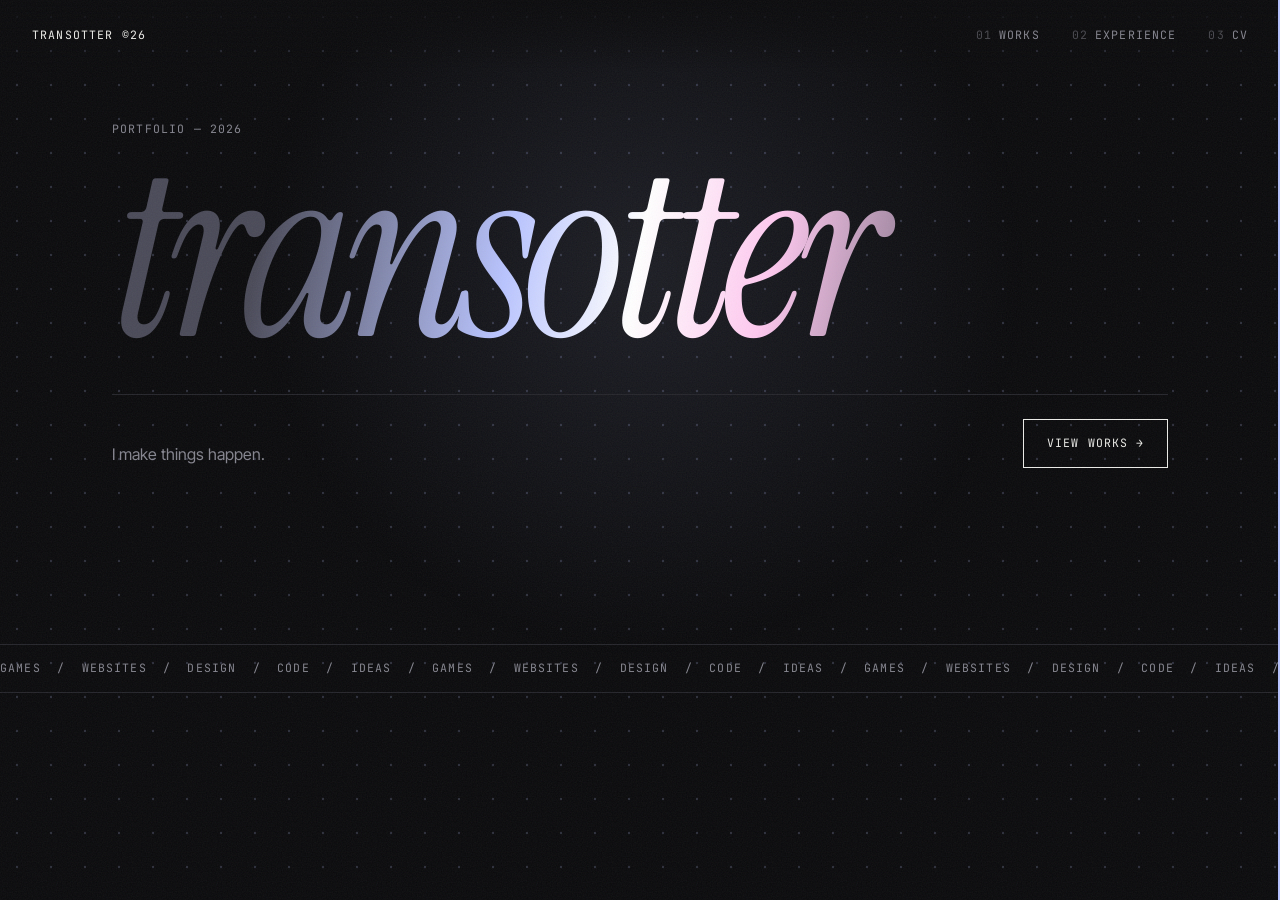
<file: index.html>
<!DOCTYPE html>
<html lang="en">
<head>
<meta charset="utf-8">
<meta name="viewport" content="width=device-width, initial-scale=1">
<title>transotter portfolio</title>
<link rel="preconnect" href="https://fonts.googleapis.com">
<link rel="preconnect" href="https://fonts.gstatic.com" crossorigin>
<link href="https://fonts.googleapis.com/css2?family=Instrument+Serif:ital@0;1&family=Inter+Tight:wght@400;500&family=JetBrains+Mono:wght@400;500&display=swap" rel="stylesheet">
<script>try{if(sessionStorage.getItem("wipe"))document.documentElement.className="wi"}catch(e){}</script>
<link rel="stylesheet" href="style.css">
</head>
<body>
<div class="spot" aria-hidden="true"></div>
<div id="wipe" aria-hidden="true"></div>
<header class="top">
  <a class="brand" href="index.html">transotter &copy;26</a>
  <nav aria-label="Main">
    <a href="works.html" data-n="01">Works</a>
    <a href="experience.html" data-n="02">Experience</a>
    <a href="cv.html" data-n="03">CV</a>
  </nav>
</header>
<main class="wrap">
  <section class="hero">
    <p class="meta">Portfolio &mdash; 2026</p>
    <h1 class="mark">transotter</h1>
    <div class="foot">
      <p>I make things happen.</p>
      <a class="cta" href="works.html">View works &rarr;</a>
    </div>
  </section>
</main>
<div class="tick" aria-hidden="true"><div>Games &nbsp;/&nbsp; Websites &nbsp;/&nbsp; Design &nbsp;/&nbsp; Code &nbsp;/&nbsp; Ideas &nbsp;/&nbsp; Games &nbsp;/&nbsp; Websites &nbsp;/&nbsp; Design &nbsp;/&nbsp; Code &nbsp;/&nbsp; Ideas &nbsp;/&nbsp; Games &nbsp;/&nbsp; Websites &nbsp;/&nbsp; Design &nbsp;/&nbsp; Code &nbsp;/&nbsp; Ideas &nbsp;/&nbsp; Games &nbsp;/&nbsp; Websites &nbsp;/&nbsp; Design &nbsp;/&nbsp; Code &nbsp;/&nbsp; Ideas &nbsp;/&nbsp; Games &nbsp;/&nbsp; Websites &nbsp;/&nbsp; Design &nbsp;/&nbsp; Code &nbsp;/&nbsp; Ideas &nbsp;/&nbsp; Games &nbsp;/&nbsp; Websites &nbsp;/&nbsp; Design &nbsp;/&nbsp; Code &nbsp;/&nbsp; Ideas &nbsp;/&nbsp; Games &nbsp;/&nbsp; Websites &nbsp;/&nbsp; Design &nbsp;/&nbsp; Code &nbsp;/&nbsp; Ideas &nbsp;/&nbsp; Games &nbsp;/&nbsp; Websites &nbsp;/&nbsp; Design &nbsp;/&nbsp; Code &nbsp;/&nbsp; Ideas &nbsp;/&nbsp; Games &nbsp;/&nbsp; Websites &nbsp;/&nbsp; Design &nbsp;/&nbsp; Code &nbsp;/&nbsp; Ideas &nbsp;/&nbsp; Games &nbsp;/&nbsp; Websites &nbsp;/&nbsp; Design &nbsp;/&nbsp; Code &nbsp;/&nbsp; Ideas &nbsp;/&nbsp; Games &nbsp;/&nbsp; Websites &nbsp;/&nbsp; Design &nbsp;/&nbsp; Code &nbsp;/&nbsp; Ideas &nbsp;/&nbsp; Games &nbsp;/&nbsp; Websites &nbsp;/&nbsp; Design &nbsp;/&nbsp; Code &nbsp;/&nbsp; Ideas &nbsp;/&nbsp; Games &nbsp;/&nbsp; Websites &nbsp;/&nbsp; Design &nbsp;/&nbsp; Code &nbsp;/&nbsp; Ideas &nbsp;/&nbsp; Games &nbsp;/&nbsp; Websites &nbsp;/&nbsp; Design &nbsp;/&nbsp; Code &nbsp;/&nbsp; Ideas &nbsp;/&nbsp; Games &nbsp;/&nbsp; Websites &nbsp;/&nbsp; Design &nbsp;/&nbsp; Code &nbsp;/&nbsp; Ideas &nbsp;/&nbsp; Games &nbsp;/&nbsp; Websites &nbsp;/&nbsp; Design &nbsp;/&nbsp; Code &nbsp;/&nbsp; Ideas &nbsp;/&nbsp; Games &nbsp;/&nbsp; Websites &nbsp;/&nbsp; Design &nbsp;/&nbsp; Code &nbsp;/&nbsp; Ideas &nbsp;/&nbsp; Games &nbsp;/&nbsp; Websites &nbsp;/&nbsp; Design &nbsp;/&nbsp; Code &nbsp;/&nbsp; Ideas &nbsp;/&nbsp; Games &nbsp;/&nbsp; Websites &nbsp;/&nbsp; Design &nbsp;/&nbsp; Code &nbsp;/&nbsp; Ideas &nbsp;/&nbsp; Games &nbsp;/&nbsp; Websites &nbsp;/&nbsp; Design &nbsp;/&nbsp; Code &nbsp;/&nbsp; Ideas &nbsp;/&nbsp; Games &nbsp;/&nbsp; Websites &nbsp;/&nbsp; Design &nbsp;/&nbsp; Code &nbsp;/&nbsp; Ideas &nbsp;/&nbsp; Games &nbsp;/&nbsp; Websites &nbsp;/&nbsp; Design &nbsp;/&nbsp; Code &nbsp;/&nbsp; Ideas &nbsp;/&nbsp; Games &nbsp;/&nbsp; Websites &nbsp;/&nbsp; Design &nbsp;/&nbsp; Code &nbsp;/&nbsp; Ideas &nbsp;/&nbsp; Games &nbsp;/&nbsp; Websites &nbsp;/&nbsp; Design &nbsp;/&nbsp; Code &nbsp;/&nbsp; Ideas &nbsp;/&nbsp; </div></div>
<div style="height:6rem"></div>
<script src="script.js"></script>
</body>
</html>
</file>
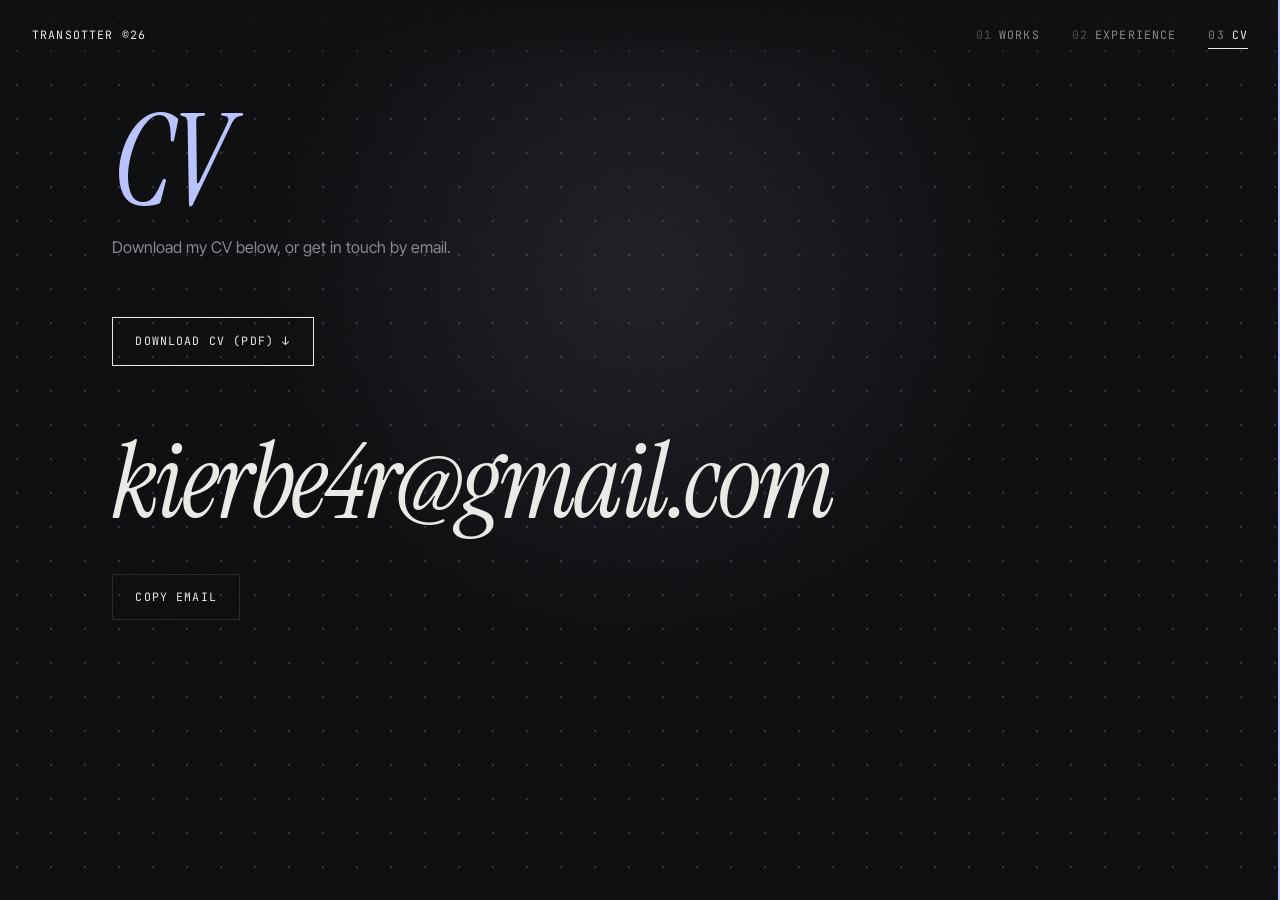
<file: cv.html>
<!DOCTYPE html>
<html lang="en">
<head>
<meta charset="utf-8">
<meta name="viewport" content="width=device-width, initial-scale=1">
<title>transotter cv</title>
<link rel="preconnect" href="https://fonts.googleapis.com">
<link rel="preconnect" href="https://fonts.gstatic.com" crossorigin>
<link href="https://fonts.googleapis.com/css2?family=Instrument+Serif:ital@0;1&family=Inter+Tight:wght@400;500&family=JetBrains+Mono:wght@400;500&display=swap" rel="stylesheet">
<script>try{if(sessionStorage.getItem("wipe"))document.documentElement.className="wi"}catch(e){}</script>
<link rel="stylesheet" href="style.css">
</head>
<body>
<div class="spot" aria-hidden="true"></div>
<div id="wipe" aria-hidden="true"></div>
<header class="top">
  <a class="brand" href="index.html">transotter &copy;26</a>
  <nav aria-label="Main">
    <a href="works.html" data-n="01">Works</a>
    <a href="experience.html" data-n="02">Experience</a>
    <a href="cv.html" data-n="03" aria-current="page">CV</a>
  </nav>
</header>
<main class="wrap">
  <h1 class="title"><em>CV</em></h1>
  <p class="sub">Download my CV below, or get in touch by email.</p>
  <div class="acts">
    <a class="cta" href="cv.pdf" download="Kieran_McKinstry_CV.pdf">Download CV (PDF) &darr;</a>
  </div>
  <a class="big" id="mail" href="mailto:kierbe4r@gmail.com">kierbe4r@gmail.com</a><br>
  <button class="btn" id="copy">Copy email</button>
</main>
<script src="script.js"></script>
</body>
</html>
</file>
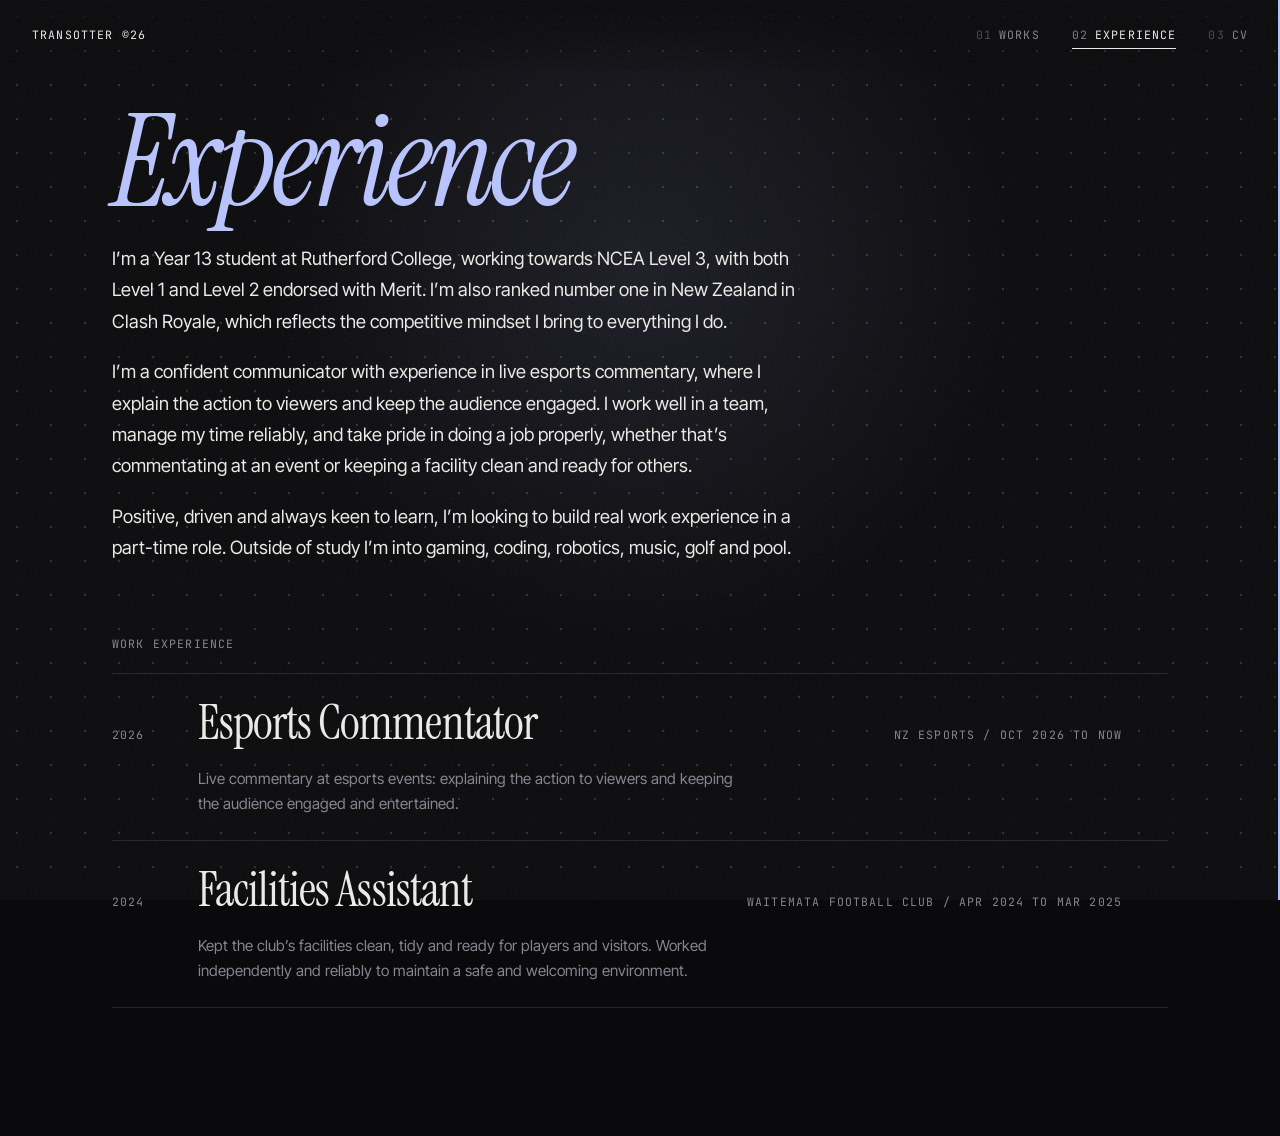
<file: experience.html>
<!DOCTYPE html>
<html lang="en">
<head>
<meta charset="utf-8">
<meta name="viewport" content="width=device-width, initial-scale=1">
<title>transotter experience</title>
<link rel="preconnect" href="https://fonts.googleapis.com">
<link rel="preconnect" href="https://fonts.gstatic.com" crossorigin>
<link href="https://fonts.googleapis.com/css2?family=Instrument+Serif:ital@0;1&family=Inter+Tight:wght@400;500&family=JetBrains+Mono:wght@400;500&display=swap" rel="stylesheet">
<script>try{if(sessionStorage.getItem("wipe"))document.documentElement.className="wi"}catch(e){}</script>
<link rel="stylesheet" href="style.css">
</head>
<body>
<div class="spot" aria-hidden="true"></div>
<div id="wipe" aria-hidden="true"></div>
<header class="top">
  <a class="brand" href="index.html">transotter &copy;26</a>
  <nav aria-label="Main">
    <a href="works.html" data-n="01">Works</a>
    <a href="experience.html" data-n="02" aria-current="page">Experience</a>
    <a href="cv.html" data-n="03">CV</a>
  </nav>
</header>
<main class="wrap">
  <h1 class="title"><em>Experience</em></h1>
  <div class="intro">
    <p>I’m a Year 13 student at Rutherford College, working towards NCEA Level 3, with both Level 1 and Level 2 endorsed with Merit. I’m also ranked number one in New Zealand in Clash Royale, which reflects the competitive mindset I bring to everything I do.</p>
    <p>I’m a confident communicator with experience in live esports commentary, where I explain the action to viewers and keep the audience engaged. I work well in a team, manage my time reliably, and take pride in doing a job properly, whether that’s commentating at an event or keeping a facility clean and ready for others.</p>
    <p>Positive, driven and always keen to learn, I’m looking to build real work experience in a part-time role. Outside of study I’m into gaming, coding, robotics, music, golf and pool.</p>
  </div>
  <p class="lbl">Work experience</p>
  <div class="rows">
    <div class="row rv"><span class="n">2026</span><h3>Esports Commentator</h3><span class="m">NZ Esports / Oct 2026 to now</span><span class="go"></span><p>Live commentary at esports events: explaining the action to viewers and keeping the audience engaged and entertained.</p></div>
    <div class="row rv"><span class="n">2024</span><h3>Facilities Assistant</h3><span class="m">Waitemata Football Club / Apr 2024 to Mar 2025</span><span class="go"></span><p>Kept the club’s facilities clean, tidy and ready for players and visitors. Worked independently and reliably to maintain a safe and welcoming environment.</p></div>
  </div>
</main>
<script src="script.js"></script>
</body>
</html>
</file>
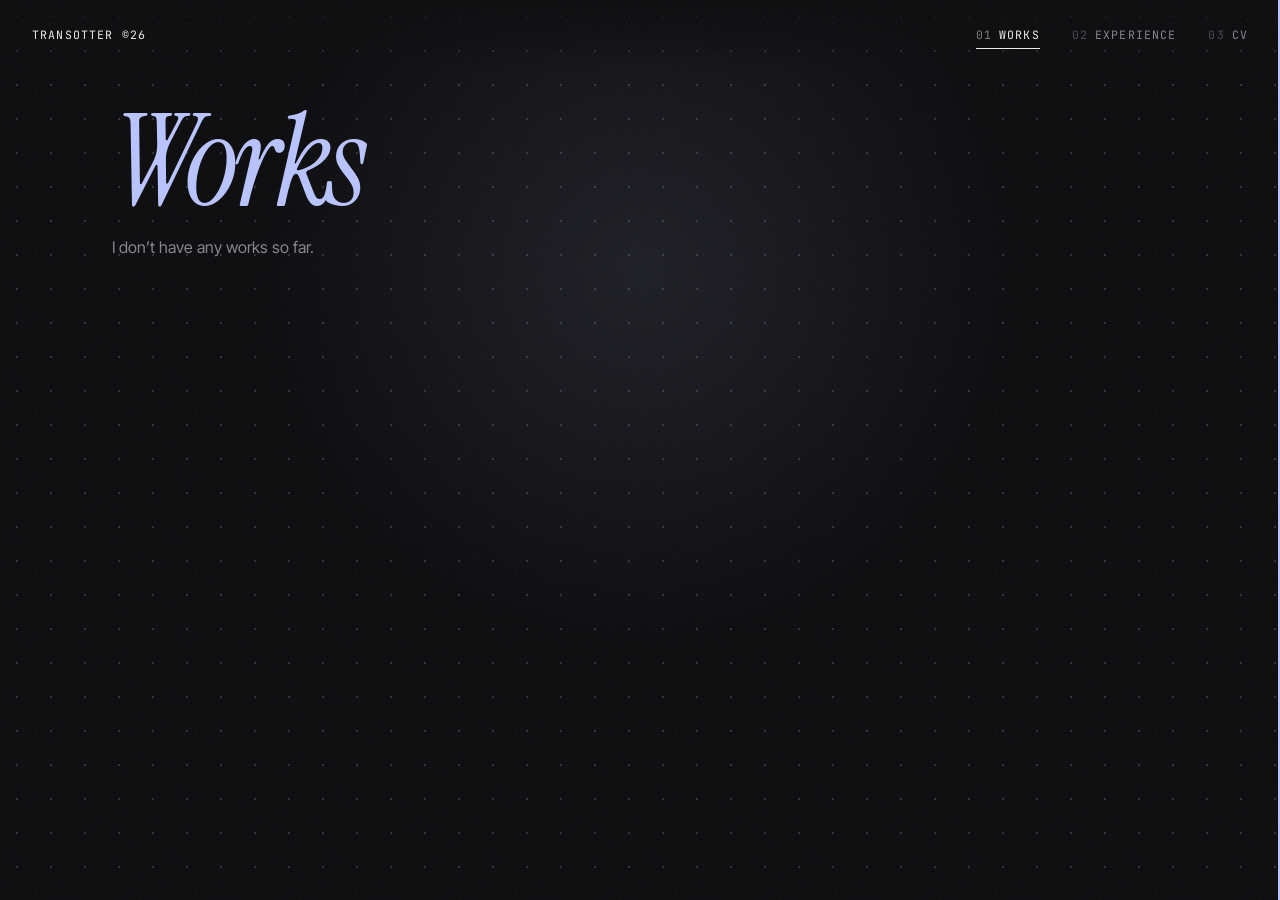
<file: works.html>
<!DOCTYPE html>
<html lang="en">
<head>
<meta charset="utf-8">
<meta name="viewport" content="width=device-width, initial-scale=1">
<title>transotter works</title>
<link rel="preconnect" href="https://fonts.googleapis.com">
<link rel="preconnect" href="https://fonts.gstatic.com" crossorigin>
<link href="https://fonts.googleapis.com/css2?family=Instrument+Serif:ital@0;1&family=Inter+Tight:wght@400;500&family=JetBrains+Mono:wght@400;500&display=swap" rel="stylesheet">
<script>try{if(sessionStorage.getItem("wipe"))document.documentElement.className="wi"}catch(e){}</script>
<link rel="stylesheet" href="style.css">
</head>
<body>
<div class="spot" aria-hidden="true"></div>
<div id="wipe" aria-hidden="true"></div>
<header class="top">
  <a class="brand" href="index.html">transotter &copy;26</a>
  <nav aria-label="Main">
    <a href="works.html" data-n="01" aria-current="page">Works</a>
    <a href="experience.html" data-n="02">Experience</a>
    <a href="cv.html" data-n="03">CV</a>
  </nav>
</header>
<main class="wrap">
  <h1 class="title"><em>Works</em></h1>
  <p class="sub">I don’t have any works so far.</p>
</main>
<script src="script.js"></script>
</body>
</html>
</file>
<file: style.css>
:root{--bg:#0a0a0c;--ink:#ecece8;--muted:#85858f;--line:#25252b;--acc:#b9c4ff;--mx:50%;--sx:50%;--sy:30%}
*{box-sizing:border-box}
html{scroll-behavior:smooth;color-scheme:dark}
body{margin:0;background:var(--bg);color:var(--ink);font:400 1rem/1.6 "Inter Tight",system-ui,sans-serif;overflow-x:hidden;animation:in .6s ease both}
body.out{opacity:0;transition:opacity .22s}
@keyframes in{from{opacity:0}}
body::before{content:"";position:fixed;inset:0;pointer-events:none;z-index:50;opacity:.07;background-image:url("data:image/svg+xml,%3Csvg xmlns='http://www.w3.org/2000/svg' width='160' height='160'%3E%3Cfilter id='n'%3E%3CfeTurbulence type='fractalNoise' baseFrequency='.8' numOctaves='2'/%3E%3C/filter%3E%3Crect width='100%25' height='100%25' filter='url(%23n)'/%3E%3C/svg%3E")}
.spot{position:fixed;inset:0;pointer-events:none;z-index:0;background:radial-gradient(650px circle at var(--sx) var(--sy),rgba(185,196,255,.1),transparent 60%)}
a{color:inherit;text-decoration:none}
::selection{background:var(--ink);color:var(--bg)}
:focus-visible{outline:1px solid var(--acc);outline-offset:4px}
.mono,.top,.f,.meta,.tick,.cta,.btn{font-family:"JetBrains Mono",ui-monospace,monospace;text-transform:uppercase;letter-spacing:.1em;font-size:.72rem}

/* Top bar */
.top{position:fixed;top:0;left:0;right:0;z-index:40;display:flex;justify-content:space-between;align-items:center;padding:1.3rem 2rem;background:linear-gradient(var(--bg),transparent)}
.top nav{display:flex;gap:2rem}
.top a{position:relative;padding:.3rem 0;color:var(--muted);transition:color .25s}
.top a::before{content:attr(data-n);margin-right:.6em;opacity:.5}
.top a::after{content:"";position:absolute;left:0;right:0;bottom:0;height:1px;background:currentColor;transform:scaleX(0);transform-origin:left;transition:transform .35s cubic-bezier(.7,0,.2,1)}
.top a:hover,.top a[aria-current]{color:var(--ink)}
.top a:hover::after,.top a[aria-current]::after{transform:scaleX(1)}
.top .brand{color:var(--ink)}
.top .brand::before{content:none}

.wrap{position:relative;z-index:2;max-width:1120px;margin:0 auto;padding:6.5rem 2rem 8rem}

/* Hero */
.hero{display:flex;flex-direction:column;padding:1rem 0 3rem}
.meta{color:var(--muted);margin:0 0 1rem}
.mark{font:italic 400 clamp(4.2rem,19vw,16rem)/.82 "Instrument Serif",serif;letter-spacing:-.045em;margin:0;padding-right:.05em;
  background:linear-gradient(100deg,#4a4a58 calc(var(--mx) - 35%),#b9c4ff calc(var(--mx) - 12%),#fff var(--mx),#ffc9f0 calc(var(--mx) + 12%),#4a4a58 calc(var(--mx) + 35%));
  -webkit-background-clip:text;background-clip:text;color:transparent;-webkit-text-fill-color:transparent}
.foot{display:flex;justify-content:space-between;align-items:flex-end;gap:2rem;flex-wrap:wrap;margin-top:2.5rem;padding-top:1.5rem;border-top:1px solid var(--line)}
.foot p{margin:0;max-width:26rem;color:var(--muted)}
.cta{border:1px solid var(--ink);padding:.9rem 1.4rem;transition:background .25s,color .25s}
.cta:hover{background:var(--ink);color:var(--bg)}
.tick{overflow:hidden;white-space:nowrap;border-top:1px solid var(--line);border-bottom:1px solid var(--line);padding:.9rem 0;color:var(--muted);position:relative;z-index:2}
.tick div{display:inline-block;animation:slide 90s linear infinite}
@keyframes slide{to{transform:translateX(-50%)}}

/* Page titles + rows */
.title{font:400 clamp(3.2rem,11vw,8rem)/.9 "Instrument Serif",serif;letter-spacing:-.035em;margin:0 0 1rem}
.title em{color:var(--acc)}
.sub{color:var(--muted);max-width:30rem;margin:0 0 3.5rem}
.f{display:flex;gap:1.5rem;margin:-1.5rem 0 2rem}
.f button{background:none;border:0;color:var(--muted);cursor:pointer;padding:.3rem 0;font:inherit;text-transform:inherit;letter-spacing:inherit;border-bottom:1px solid transparent;transition:color .2s}
.f button:hover{color:var(--ink)}
.f button[aria-pressed="true"]{color:var(--acc);border-color:var(--acc)}
.rows{border-bottom:1px solid var(--line)}
.row{display:grid;grid-template-columns:70px 1fr auto 30px;align-items:baseline;gap:1rem;padding:1.5rem 0;border-top:1px solid var(--line);transition:opacity .3s}
.rows:hover .row:not(:hover){opacity:.3}
.row .n,.row .m{font-family:"JetBrains Mono",monospace;font-size:.72rem;text-transform:uppercase;letter-spacing:.1em;color:var(--muted)}
.row h3{font:400 clamp(1.7rem,4.5vw,3rem)/1.05 "Instrument Serif",serif;letter-spacing:-.02em;margin:0;transition:transform .35s cubic-bezier(.7,0,.2,1),color .3s}
.row:hover h3{transform:translateX(14px);color:var(--acc)}
.row .go{transition:transform .35s;color:var(--muted)}
.row:hover .go{transform:translate(4px,-4px);color:var(--acc)}
.row.hide{display:none}
.row p{grid-column:2/4;margin:.2rem 0 0;color:var(--muted);max-width:34rem;font-size:.95rem}

/* Contact */
.big{display:inline-block;font:italic 400 clamp(2rem,8.5vw,6.5rem)/1 "Instrument Serif",serif;letter-spacing:-.03em;word-break:break-all;margin:1rem 0 2.5rem;background:linear-gradient(var(--acc),var(--acc)) 0 100%/0 1px no-repeat;transition:background-size .5s cubic-bezier(.7,0,.2,1)}
.big:hover{background-size:100% 1px}
.btn{background:none;color:var(--ink);border:1px solid var(--line);padding:.9rem 1.4rem;cursor:pointer;transition:background .25s,color .25s,border-color .25s}
.btn:hover{background:var(--ink);color:var(--bg);border-color:var(--ink)}

/* Player */

/* Cursor ring + reveal */
.rv{opacity:0;transform:translateY(18px);transition:opacity .8s ease,transform .8s cubic-bezier(.2,.7,.2,1)}
.rv.in{opacity:1;transform:none}

@media(max-width:700px){.top{padding:1rem 1.2rem}.top nav{gap:1rem}.top a::before{display:none}.wrap{padding:6.5rem 1.2rem 7rem}
 .row{grid-template-columns:40px 1fr 24px}.row .m{display:none}.row p{grid-column:2/4}.top .brand{display:none}}
@media(prefers-reduced-motion:reduce){*,*::before,*::after{animation:none!important;transition:none!important}.rv{opacity:1;transform:none}}

.snap{margin-top:3.5rem}
.cvrow{display:grid;grid-template-columns:170px 1fr;gap:1rem;padding:1.5rem 0;border-top:1px solid var(--line)}
.cvrow:last-of-type{border-bottom:1px solid var(--line)}
.cvrow .lb{font-family:"JetBrains Mono",monospace;font-size:.72rem;text-transform:uppercase;letter-spacing:.1em;color:var(--muted);padding-top:.35rem}
.cvrow p{margin:0;max-width:40rem}
.cvrow ul{margin:0;padding-left:1.1rem;color:var(--muted);columns:2;column-gap:2rem}
.cvrow li{margin-bottom:.3rem;break-inside:avoid}
.cvrow a.u{background:linear-gradient(var(--acc),var(--acc)) 0 100%/100% 1px no-repeat;padding-bottom:2px}
.acts{display:flex;gap:1rem;flex-wrap:wrap;margin:0 0 3rem}
.empty{border:1px dashed var(--line);padding:3rem 2rem;color:var(--muted)}
.empty h3{font:italic 400 clamp(1.8rem,5vw,3rem)/1.1 "Instrument Serif",serif;color:var(--ink);margin:0 0 .6rem}
@media(max-width:700px){.cvrow{grid-template-columns:1fr}.cvrow ul{columns:1}}
.intro{max-width:44rem;margin:1.5rem 0 4.5rem}
.intro p{font-size:1.15rem;line-height:1.7;margin:0 0 1.2rem}
.lbl{font-family:"JetBrains Mono",monospace;font-size:.72rem;text-transform:uppercase;letter-spacing:.1em;color:var(--muted);margin:0 0 1.2rem}
/* hides leftovers from older page copies */
.pl,#ring{display:none!important}

/* 1 + 7: background canvases */
#dots,#water{position:fixed;inset:0;width:100%;height:100%;pointer-events:none}
#dots{z-index:0}
#water{z-index:1;filter:blur(1.2px)}
/* 6: scroll line */
#prog{position:fixed;top:0;left:0;height:2px;width:0;background:var(--acc);z-index:45}
/* 4: name tilt */
.mark{transform-origin:15% 50%;will-change:transform}
/* 5: page wipe */
#wipe{position:fixed;inset:0;z-index:80;background:#101016;box-shadow:2px 0 0 var(--acc),-2px 0 0 var(--acc);transform:translateX(100%);transition:transform .55s cubic-bezier(.7,0,.2,1);pointer-events:none}
html.wi #wipe{transform:none;transition:none;animation:wfail .01s 2.5s forwards}
@keyframes wfail{to{transform:translateX(100%);visibility:hidden}}
</file>
